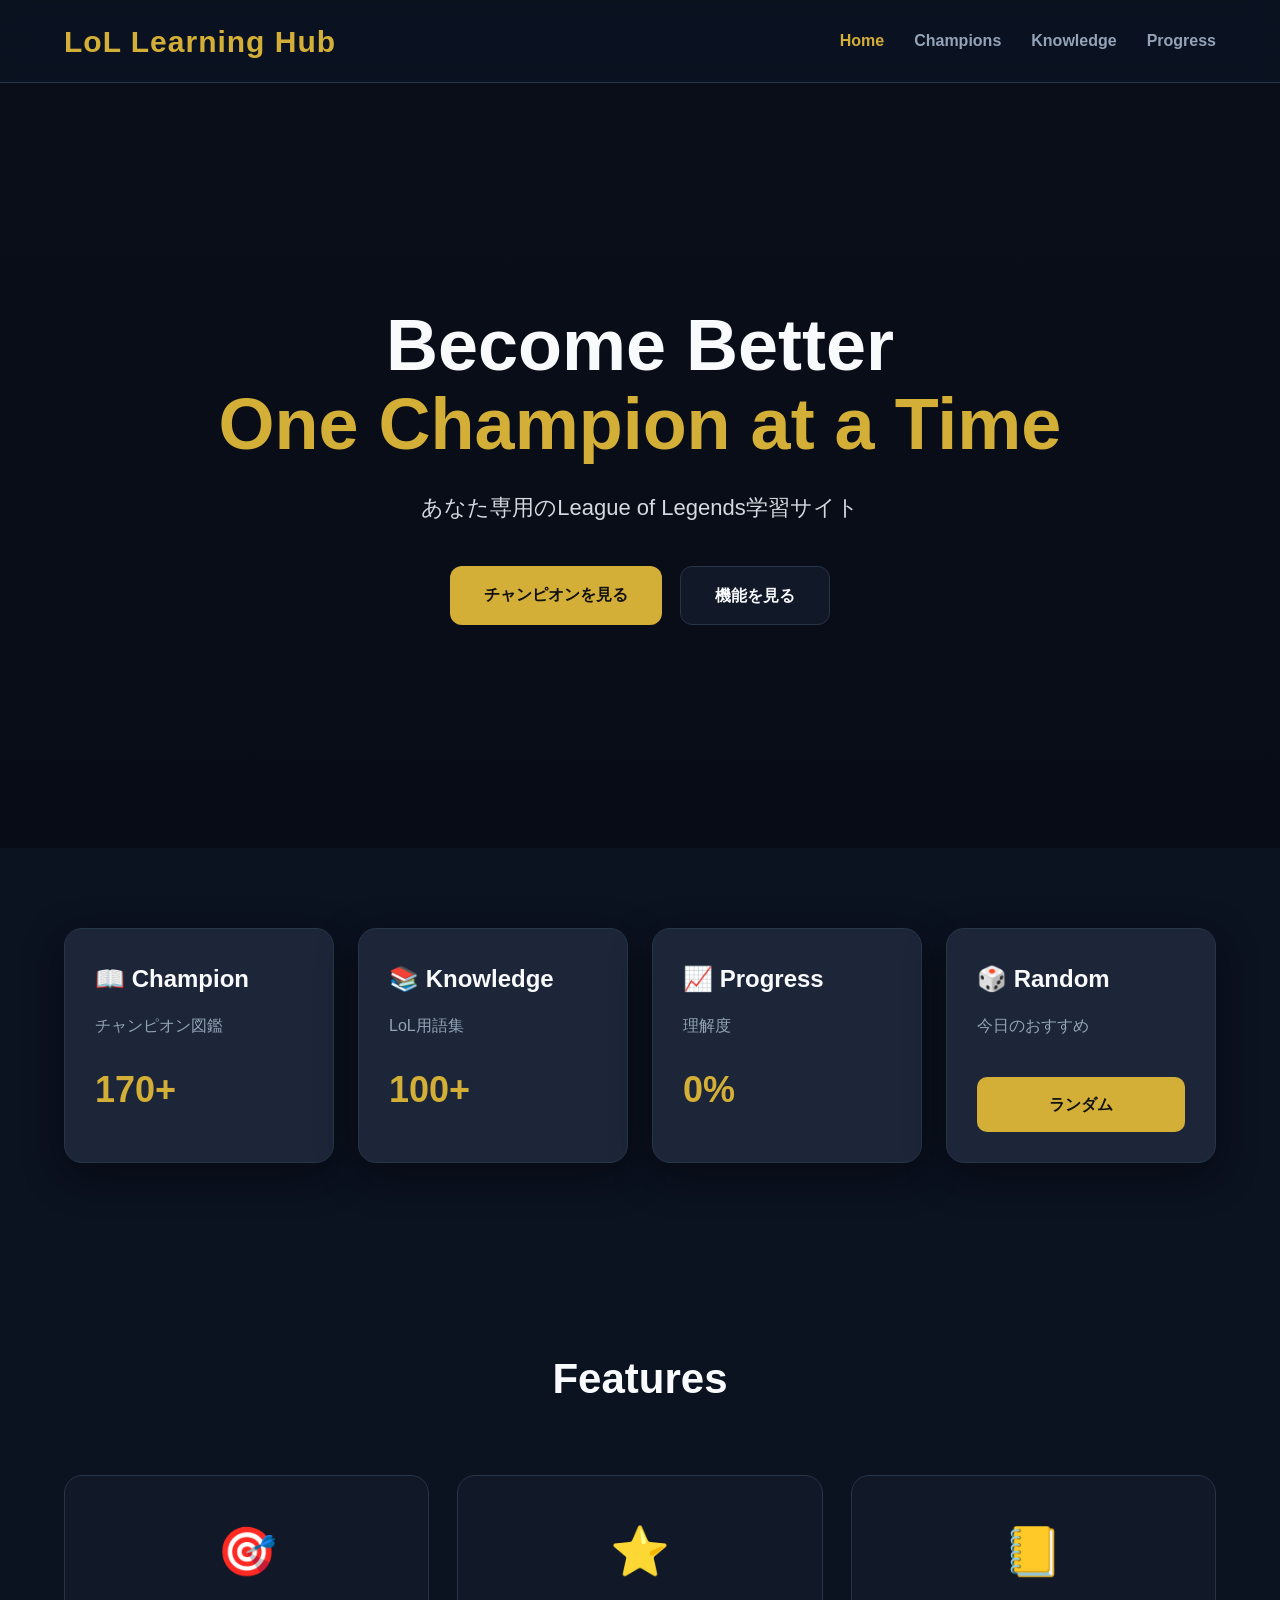
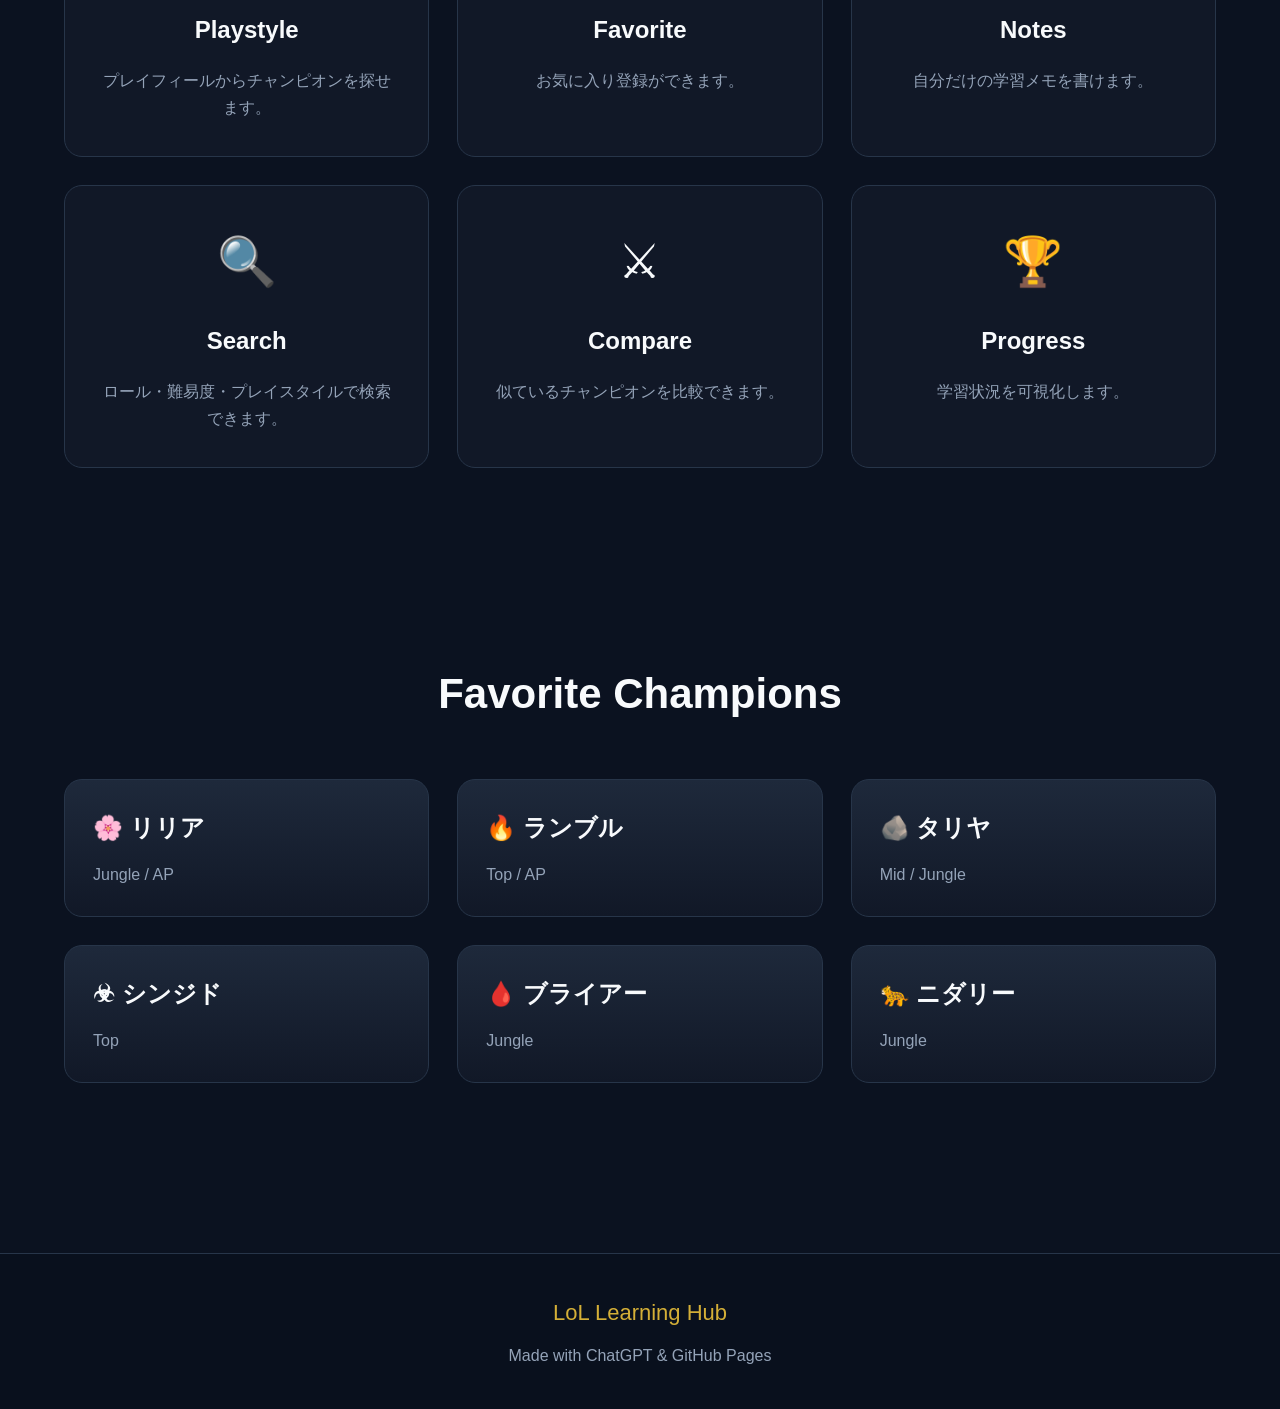
<file: index.html>
<!DOCTYPE html>
<html lang="ja">
<head>
    <meta charset="UTF-8">
    <meta name="viewport" content="width=device-width, initial-scale=1.0">
    <title>LoL Learning Hub</title>

    <link rel="stylesheet" href="assets/css/style.css">

    <link rel="preconnect" href="https://ddragon.leagueoflegends.com">
</head>

<body>

<header>

    <div class="container">

        <div class="logo">
            LoL Learning Hub
        </div>

        <nav>

            <a class="active" href="index.html">Home</a>

            <a href="champions.html">Champions</a>

            <a href="glossary.html">Knowledge</a>

            <a href="progress.html">Progress</a>

        </nav>

    </div>

</header>

<main>

<section class="hero">

<div class="overlay">

<h1>

Become Better<br>

<span>One Champion at a Time</span>

</h1>

<p>

あなた専用のLeague of Legends学習サイト

</p>

<div class="hero-buttons">

<a href="champions.html" class="btn gold">

チャンピオンを見る

</a>

<a href="#features" class="btn">

機能を見る

</a>

</div>

</div>

</section>

<section class="dashboard">

<div class="container">

<div class="dashboard-card">

<h3>📖 Champion</h3>

<p>チャンピオン図鑑</p>

<span id="championCount">170+</span>

</div>

<div class="dashboard-card">

<h3>📚 Knowledge</h3>

<p>LoL用語集</p>

<span>100+</span>

</div>

<div class="dashboard-card">

<h3>📈 Progress</h3>

<p>理解度</p>

<span>0%</span>

</div>

<div class="dashboard-card">

<h3>🎲 Random</h3>

<p>今日のおすすめ</p>

<button id="randomChampion">

ランダム

</button>

</div>

</div>

</section>

<section id="features" class="features">

<div class="container">

<h2>

Features

</h2>

<div class="feature-grid">

<div class="feature">

<div class="icon">

🎯

</div>

<h3>

Playstyle

</h3>

<p>

プレイフィールからチャンピオンを探せます。

</p>

</div>

<div class="feature">

<div class="icon">

⭐

</div>

<h3>

Favorite

</h3>

<p>

お気に入り登録ができます。

</p>

</div>

<div class="feature">

<div class="icon">

📒

</div>

<h3>

Notes

</h3>

<p>

自分だけの学習メモを書けます。

</p>

</div>

<div class="feature">

<div class="icon">

🔍

</div>

<h3>

Search

</h3>

<p>

ロール・難易度・プレイスタイルで検索できます。

</p>

</div>

<div class="feature">

<div class="icon">

⚔

</div>

<h3>

Compare

</h3>

<p>

似ているチャンピオンを比較できます。

</p>

</div>

<div class="feature">

<div class="icon">

🏆

</div>

<h3>

Progress

</h3>

<p>

学習状況を可視化します。

</p>

</div>

</div>

</div>

</section>

<section class="favorite-section">

<div class="container">

<h2>

Favorite Champions

</h2>

<div class="favorite-grid">

<div class="champion-card">

<h3>🌸 リリア</h3>

<p>Jungle / AP</p>

</div>

<div class="champion-card">

<h3>🔥 ランブル</h3>

<p>Top / AP</p>

</div>

<div class="champion-card">

<h3>🪨 タリヤ</h3>

<p>Mid / Jungle</p>

</div>

<div class="champion-card">

<h3>☣ シンジド</h3>

<p>Top</p>

</div>

<div class="champion-card">

<h3>🩸 ブライアー</h3>

<p>Jungle</p>

</div>

<div class="champion-card">

<h3>🐆 ニダリー</h3>

<p>Jungle</p>

</div>

</div>

</div>

</section>

</main>

<footer>

<div class="container">

<p>

LoL Learning Hub

</p>

<p>

Made with ChatGPT & GitHub Pages

</p>

</div>

</footer>

<script src="assets/js/app.js"></script>

</body>
</html>
</file>
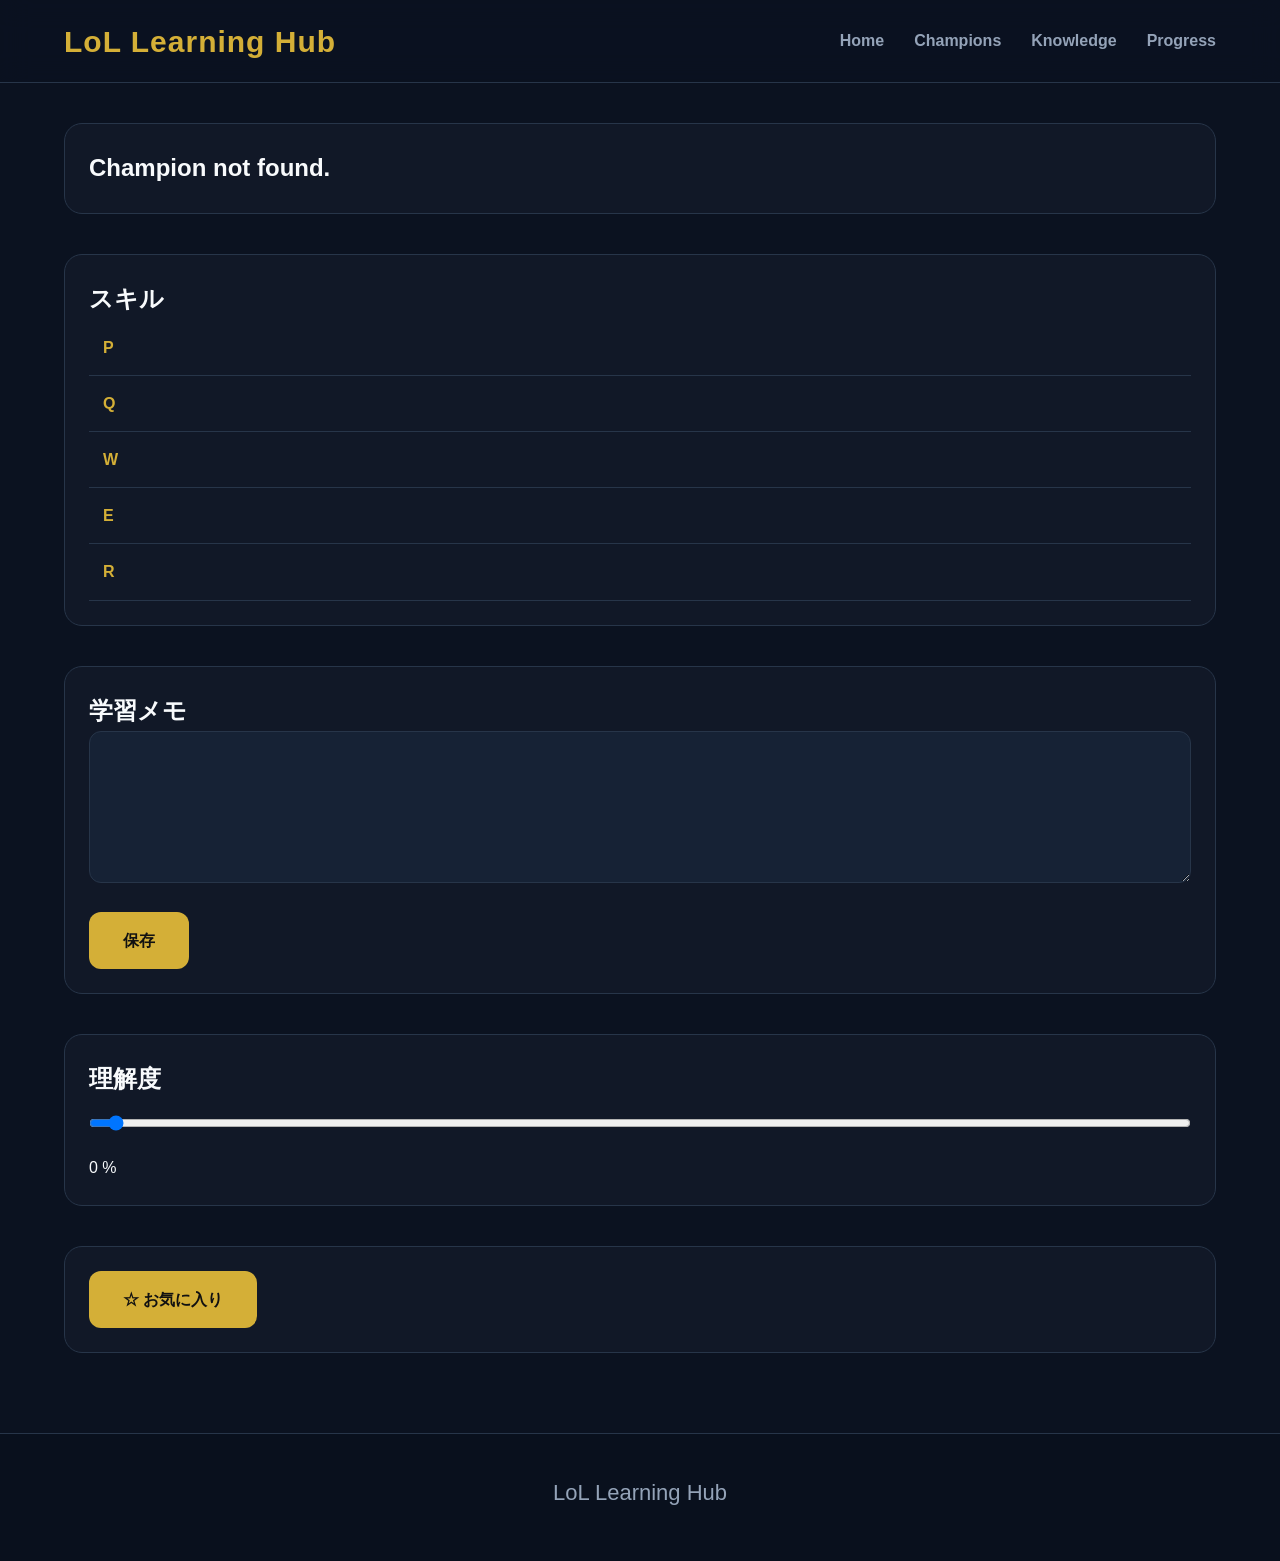
<file: champion.html>
<!DOCTYPE html>
<html lang="ja">

<head>

    <meta charset="UTF-8">

    <meta name="viewport" content="width=device-width, initial-scale=1.0">

    <title>Champion | LoL Learning Hub</title>

    <link rel="stylesheet" href="assets/css/style.css">

</head>

<body>

<header>

    <div class="container">

        <div class="logo">

            LoL Learning Hub

        </div>

        <nav>

            <a href="index.html">Home</a>

            <a href="champions.html">Champions</a>

            <a href="glossary.html">Knowledge</a>

            <a href="progress.html">Progress</a>

        </nav>

    </div>

</header>

<main class="container mt-4">

    <section id="championDetail" class="card">

        <div class="grid-2">

            <div>

                <img
                    id="championImage"
                    src=""
                    alt=""
                    class="champion-image">

            </div>

            <div>

                <h1 id="championName"></h1>

                <p id="championTitle"></p>

                <div class="mt-2">

                    <span id="championRole" class="badge"></span>

                    <span id="championDamage" class="badge"></span>

                    <span id="championDifficulty" class="badge"></span>

                </div>

                <div class="mt-3">

                    <h3>Playstyle</h3>

                    <div id="playstyleContainer"></div>

                </div>

            </div>

        </div>

    </section>

    <section class="card mt-4">

        <h2>スキル</h2>

        <table>

            <tbody>

                <tr>

                    <th>P</th>

                    <td id="skillP"></td>

                </tr>

                <tr>

                    <th>Q</th>

                    <td id="skillQ"></td>

                </tr>

                <tr>

                    <th>W</th>

                    <td id="skillW"></td>

                </tr>

                <tr>

                    <th>E</th>

                    <td id="skillE"></td>

                </tr>

                <tr>

                    <th>R</th>

                    <td id="skillR"></td>

                </tr>

            </tbody>

        </table>

    </section>

    <section class="card mt-4">

        <h2>学習メモ</h2>

        <textarea
            id="memo"
            rows="8"
            style="width:100%;padding:15px;background:#162235;color:white;border-radius:12px;border:1px solid #273549;"></textarea>

        <button
            class="btn gold mt-2"
            id="saveMemo">

            保存

        </button>

    </section>

    <section class="card mt-4">

        <h2>理解度</h2>

        <input
            id="understanding"

            type="range"

            min="0"

            max="100"

            value="0">

        <p>

            <span id="understandingValue">

                0

            </span>

            %

        </p>

    </section>

    <section class="card mt-4">

        <button
            class="btn gold"
            id="favoriteButton">

            ☆ お気に入り

        </button>

    </section>

</main>

<footer>

    <div class="container">

        <p>

            LoL Learning Hub

        </p>

    </div>

</footer>

<script src="assets/js/champion.js"></script>

</body>

</html>
</file>
<file: assets/css/style.css>
/* ===========================
   RESET
=========================== */

*,
*::before,
*::after{
    margin:0;
    padding:0;
    box-sizing:border-box;
}

html{
    scroll-behavior:smooth;
}

body{

    font-family:
    "Segoe UI",
    "Hiragino Sans",
    sans-serif;

    background:#0B1220;

    color:#F8FAFC;

    line-height:1.7;

}

a{
    text-decoration:none;
    color:inherit;
}

img{
    max-width:100%;
    display:block;
}

button{
    cursor:pointer;
    border:none;
    font:inherit;
}

/* ===========================
   COLORS
=========================== */

:root{

    --bg:#0B1220;

    --card:#111827;

    --card2:#1E293B;

    --gold:#D4AF37;

    --blue:#3B82F6;

    --text:#F8FAFC;

    --gray:#94A3B8;

    --border:#273549;

    --shadow:
    0 12px 40px rgba(0,0,0,.45);

}

/* ===========================
   LAYOUT
=========================== */

.container{

    width:min(1200px,90%);
    margin:auto;

}

/* ===========================
   HEADER
=========================== */

header{

    position:sticky;

    top:0;

    z-index:999;

    backdrop-filter:blur(14px);

    background:rgba(11,18,32,.88);

    border-bottom:1px solid var(--border);

}

header .container{

    display:flex;

    justify-content:space-between;

    align-items:center;

    height:82px;

}

.logo{

    font-size:30px;

    font-weight:700;

    color:var(--gold);

    letter-spacing:1px;

}

nav{

    display:flex;

    gap:30px;

}

nav a{

    color:var(--gray);

    transition:.25s;

    position:relative;

    font-weight:600;

}

nav a:hover{

    color:white;

}

nav a.active{

    color:var(--gold);

}

nav a::after{

    content:"";

    position:absolute;

    left:0;

    bottom:-8px;

    width:0;

    height:2px;

    background:var(--gold);

    transition:.25s;

}

nav a:hover::after{

    width:100%;

}

/* ===========================
   HERO
=========================== */

.hero{

    min-height:85vh;

    display:flex;

    align-items:center;

    justify-content:center;

    text-align:center;

    background:
    linear-gradient(
    rgba(8,12,22,.75),
    rgba(8,12,22,.90)
    ),
    url("https://ddragon.leagueoflegends.com/cdn/img/champion/splash/Lillia_0.jpg");

    background-size:cover;

    background-position:center;

}

.overlay{

    width:min(850px,92%);

}

.hero h1{

    font-size:72px;

    line-height:1.1;

    margin-bottom:25px;

    font-weight:800;

}

.hero h1 span{

    color:var(--gold);

}

.hero p{

    font-size:22px;

    color:#D6D9E0;

    margin-bottom:40px;

}

/* ===========================
   BUTTON
=========================== */

.hero-buttons{

    display:flex;

    justify-content:center;

    gap:18px;

    flex-wrap:wrap;

}

.btn{

    padding:15px 34px;

    border-radius:12px;

    border:1px solid var(--border);

    background:var(--card);

    transition:.25s;

    font-weight:600;

}

.btn:hover{

    transform:translateY(-3px);

    box-shadow:var(--shadow);

}

.btn.gold{

    background:var(--gold);

    color:#111;

    border:none;

}

.btn.gold:hover{

    transform:translateY(-4px) scale(1.03);

}
/* ===========================
   DASHBOARD
=========================== */

.dashboard{

    padding:80px 0;

    background:var(--bg);

}

.dashboard .container{

    display:grid;

    grid-template-columns:repeat(4,1fr);

    gap:24px;

}

.dashboard-card{

    background:rgba(30,41,59,.9);

    border:1px solid var(--border);

    border-radius:18px;

    padding:30px;

    transition:.25s;

    box-shadow:var(--shadow);

}

.dashboard-card:hover{

    transform:translateY(-6px);

    border-color:var(--gold);

}

.dashboard-card h3{

    font-size:24px;

    margin-bottom:12px;

}

.dashboard-card p{

    color:var(--gray);

    margin-bottom:20px;

}

.dashboard-card span{

    font-size:36px;

    font-weight:700;

    color:var(--gold);

}

.dashboard-card button{

    width:100%;

    margin-top:18px;

    padding:14px;

    background:var(--gold);

    color:#111;

    border-radius:10px;

    font-weight:700;

    transition:.25s;

}

.dashboard-card button:hover{

    transform:scale(1.03);

}

/* ===========================
   FEATURES
=========================== */

.features{

    padding:100px 0;

}

.features h2{

    text-align:center;

    font-size:42px;

    margin-bottom:60px;

}

.feature-grid{

    display:grid;

    grid-template-columns:repeat(3,1fr);

    gap:28px;

}

.feature{

    background:var(--card);

    border:1px solid var(--border);

    border-radius:18px;

    padding:35px;

    text-align:center;

    transition:.3s;

}

.feature:hover{

    transform:translateY(-8px);

    border-color:var(--gold);

}

.icon{

    font-size:48px;

    margin-bottom:18px;

}

.feature h3{

    margin-bottom:16px;

    font-size:24px;

}

.feature p{

    color:var(--gray);

}

/* ===========================
   FAVORITES
=========================== */

.favorite-section{

    padding:90px 0;

}

.favorite-section h2{

    text-align:center;

    font-size:42px;

    margin-bottom:50px;

}

.favorite-grid{

    display:grid;

    grid-template-columns:repeat(3,1fr);

    gap:28px;

}

.champion-card{

    background:linear-gradient(
        180deg,
        #1E293B,
        #111827
    );

    border:1px solid var(--border);

    border-radius:18px;

    padding:28px;

    transition:.3s;

    cursor:pointer;

}

.champion-card:hover{

    transform:translateY(-8px);

    border-color:var(--gold);

    box-shadow:var(--shadow);

}

.champion-card h3{

    margin-bottom:12px;

    font-size:24px;

}

.champion-card p{

    color:var(--gray);

}

/* ===========================
   FOOTER
=========================== */

footer{

    margin-top:80px;

    padding:40px 0;

    border-top:1px solid var(--border);

    background:#09101d;

}

footer .container{

    text-align:center;

}

footer p:first-child{

    font-size:22px;

    color:var(--gold);

    margin-bottom:10px;

}

footer p:last-child{

    color:var(--gray);

}

/* ===========================
   SCROLLBAR
=========================== */

::-webkit-scrollbar{

    width:10px;

}

::-webkit-scrollbar-track{

    background:#111827;

}

::-webkit-scrollbar-thumb{

    background:var(--gold);

    border-radius:20px;

}

/* ===========================
   ANIMATION
=========================== */

@keyframes fadeUp{

    from{

        opacity:0;

        transform:translateY(30px);

    }

    to{

        opacity:1;

        transform:translateY(0);

    }

}

.hero,
.dashboard,
.features,
.favorite-section{

    animation:fadeUp .8s ease;

}
/* ===========================
   GLASS EFFECT
=========================== */

.glass{

    background:rgba(255,255,255,.04);

    backdrop-filter:blur(12px);

    border:1px solid rgba(255,255,255,.08);

    box-shadow:0 12px 40px rgba(0,0,0,.35);

}

/* ===========================
   SECTION TITLE
=========================== */

.section-title{

    text-align:center;

    margin-bottom:60px;

}

.section-title h2{

    font-size:42px;

    color:var(--text);

    margin-bottom:12px;

}

.section-title p{

    color:var(--gray);

    font-size:18px;

}

/* ===========================
   COMMON CARD
=========================== */

.card{

    background:var(--card);

    border:1px solid var(--border);

    border-radius:18px;

    padding:24px;

    transition:.25s;

}

.card:hover{

    transform:translateY(-6px);

    border-color:var(--gold);

    box-shadow:var(--shadow);

}

/* ===========================
   INPUT
=========================== */

input,
select{

    width:100%;

    padding:14px 18px;

    border-radius:12px;

    border:1px solid var(--border);

    background:#162235;

    color:white;

    font-size:16px;

    outline:none;

}

input:focus,
select:focus{

    border-color:var(--gold);

}

/* ===========================
   GRID
=========================== */

.grid-2{

    display:grid;

    grid-template-columns:repeat(2,1fr);

    gap:24px;

}

.grid-3{

    display:grid;

    grid-template-columns:repeat(3,1fr);

    gap:24px;

}

.grid-4{

    display:grid;

    grid-template-columns:repeat(4,1fr);

    gap:24px;

}

/* ===========================
   IMAGE
=========================== */

.champion-image{

    width:100%;

    border-radius:16px;

    overflow:hidden;

}

.champion-image img{

    transition:.35s;

}

.champion-image:hover img{

    transform:scale(1.05);

}

/* ===========================
   BADGE
=========================== */

.badge{

    display:inline-block;

    padding:6px 12px;

    border-radius:999px;

    background:#22324d;

    color:var(--gold);

    font-size:14px;

    margin-right:8px;

    margin-top:8px;

}

/* ===========================
   TABLE
=========================== */

table{

    width:100%;

    border-collapse:collapse;

}

th,
td{

    padding:14px;

    border-bottom:1px solid var(--border);

    text-align:left;

}

th{

    color:var(--gold);

}

/* ===========================
   RESPONSIVE
=========================== */

@media (max-width:1100px){

.dashboard .container{

grid-template-columns:repeat(2,1fr);

}

.feature-grid{

grid-template-columns:repeat(2,1fr);

}

.favorite-grid{

grid-template-columns:repeat(2,1fr);

}

}

@media (max-width:768px){

header .container{

flex-direction:column;

height:auto;

padding:20px 0;

}

nav{

flex-wrap:wrap;

justify-content:center;

gap:16px;

margin-top:18px;

}

.hero{

padding:100px 20px;

min-height:70vh;

}

.hero h1{

font-size:46px;

}

.hero p{

font-size:18px;

}

.dashboard .container,

.feature-grid,

.favorite-grid,

.grid-2,

.grid-3,

.grid-4{

grid-template-columns:1fr;

}

.dashboard-card{

padding:24px;

}

.features h2,

.favorite-section h2,

.section-title h2{

font-size:34px;

}

}

@media (max-width:480px){

.logo{

font-size:24px;

}

.hero h1{

font-size:36px;

}

.btn{

width:100%;

text-align:center;

}

.container{

width:94%;

}

}

/* ===========================
   UTILITIES
=========================== */

.mt-1{margin-top:10px;}
.mt-2{margin-top:20px;}
.mt-3{margin-top:30px;}
.mt-4{margin-top:40px;}

.mb-1{margin-bottom:10px;}
.mb-2{margin-bottom:20px;}
.mb-3{margin-bottom:30px;}
.mb-4{margin-bottom:40px;}

.text-center{
    text-align:center;
}

.hidden{
    display:none;
}

.fade-in{
    animation:fadeUp .5s ease;
}
</file>
